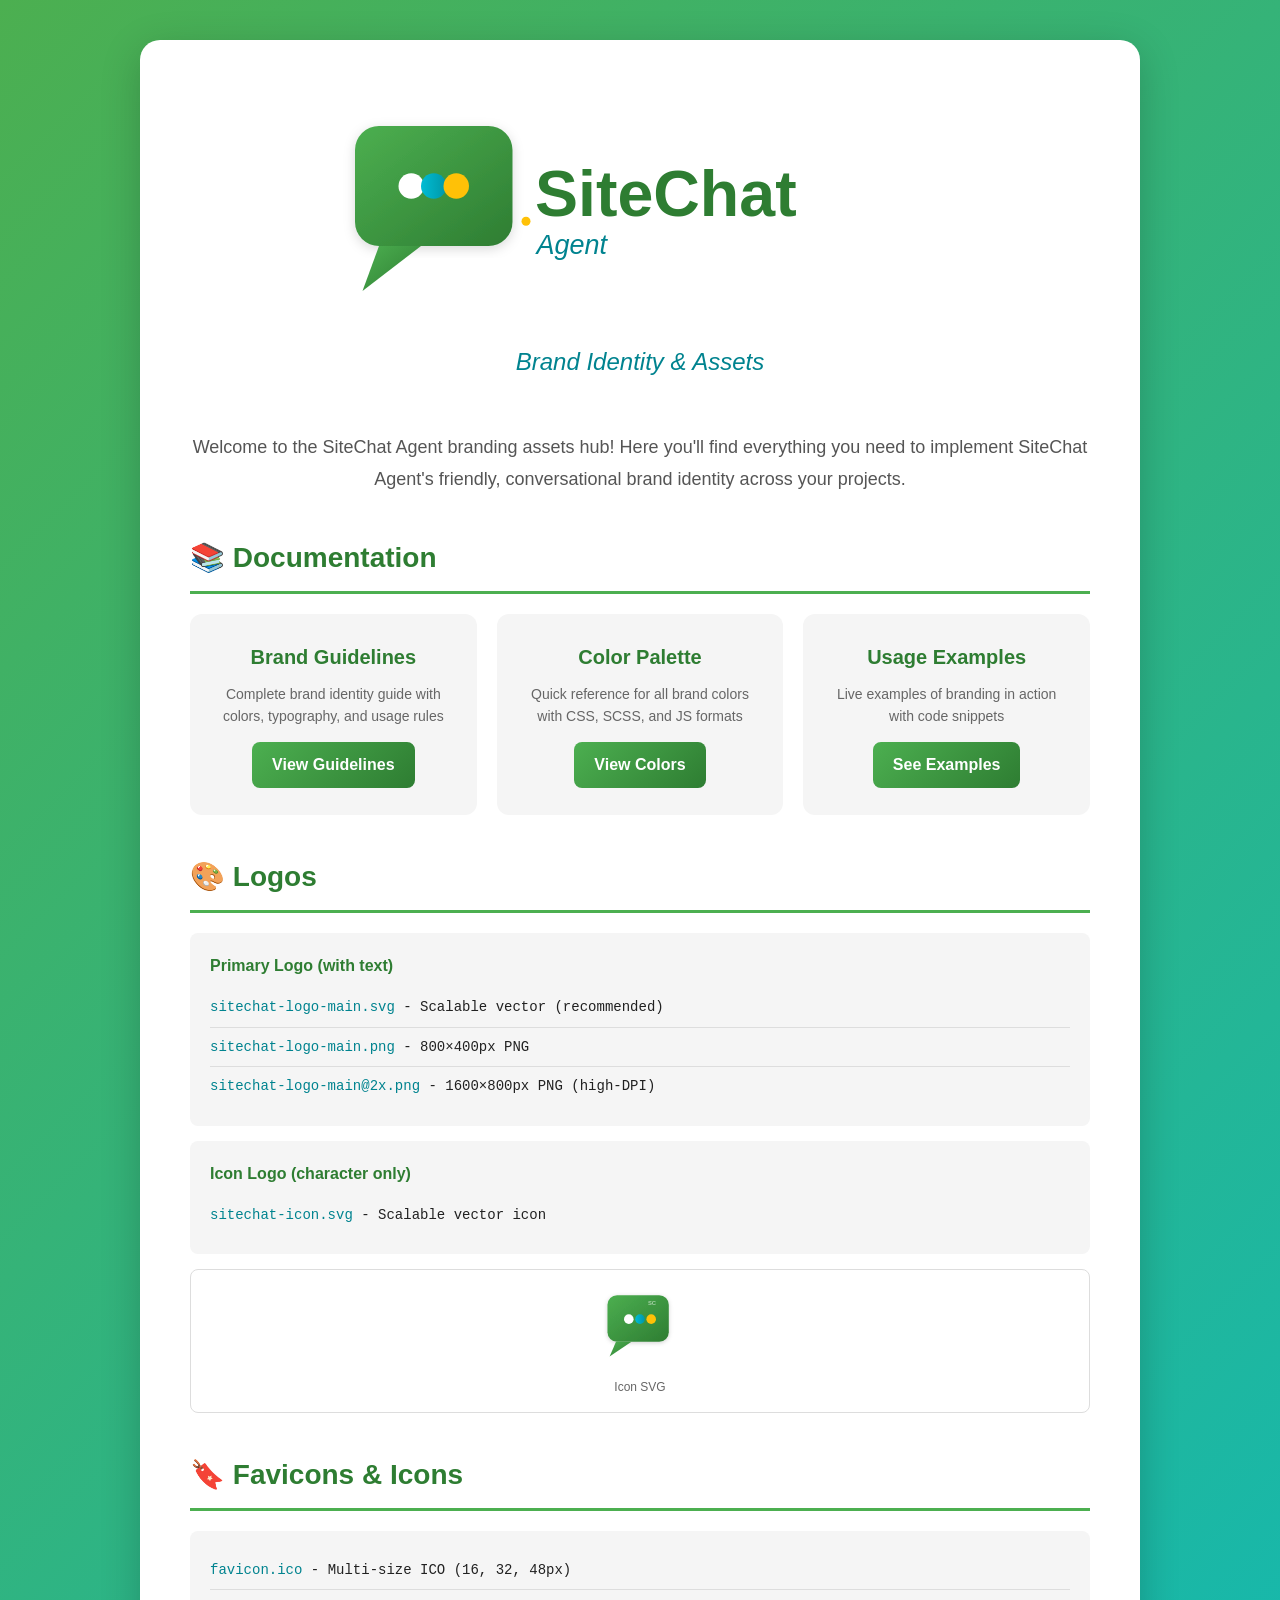
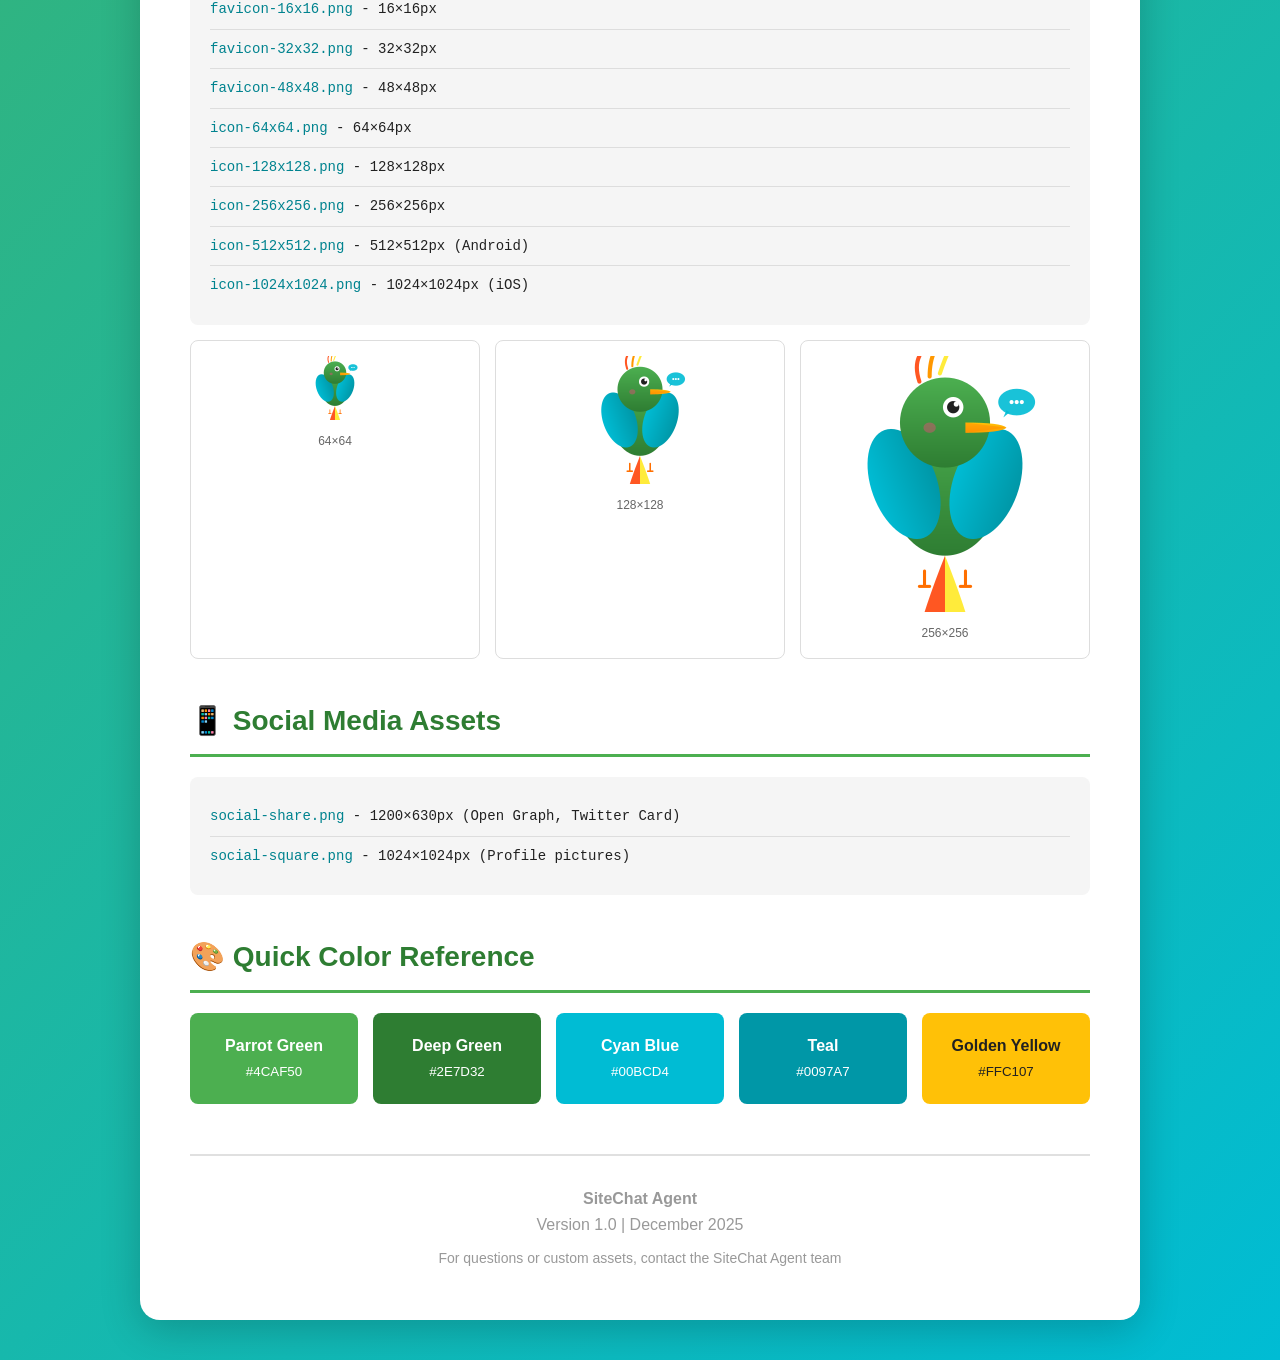
<file: static/branding/index.html>
<!DOCTYPE html>
<html lang="en">
<head>
    <meta charset="UTF-8">
    <meta name="viewport" content="width=device-width, initial-scale=1.0">
    <title>SiteChat Agent Branding Assets</title>
    <link rel="icon" type="image/x-icon" href="icons/favicon.ico">
    <style>
        * {
            margin: 0;
            padding: 0;
            box-sizing: border-box;
        }
        
        body {
            font-family: 'Segoe UI', -apple-system, BlinkMacSystemFont, Arial, sans-serif;
            line-height: 1.6;
            color: #212121;
            background: linear-gradient(135deg, #4CAF50, #00BCD4);
            min-height: 100vh;
            padding: 40px 20px;
        }
        
        .container {
            max-width: 1000px;
            margin: 0 auto;
            background: white;
            border-radius: 20px;
            padding: 50px;
            box-shadow: 0 10px 40px rgba(0, 0, 0, 0.2);
        }
        
        .header {
            text-align: center;
            margin-bottom: 50px;
        }
        
        .header img {
            max-width: 600px;
            width: 100%;
            height: auto;
            margin-bottom: 20px;
        }
        
        .header h1 {
            font-size: 42px;
            color: #2E7D32;
            margin-bottom: 10px;
        }
        
        .header .tagline {
            font-size: 24px;
            color: #00838F;
            font-style: italic;
        }
        
        .description {
            text-align: center;
            font-size: 18px;
            margin-bottom: 40px;
            color: #555;
            line-height: 1.8;
        }
        
        .section {
            margin: 40px 0;
        }
        
        .section h2 {
            color: #2E7D32;
            font-size: 28px;
            margin-bottom: 20px;
            padding-bottom: 10px;
            border-bottom: 3px solid #4CAF50;
        }
        
        .cards {
            display: grid;
            grid-template-columns: repeat(auto-fit, minmax(250px, 1fr));
            gap: 20px;
            margin-top: 20px;
        }
        
        .card {
            background: #F5F5F5;
            border-radius: 12px;
            padding: 25px;
            text-align: center;
            transition: transform 0.2s, box-shadow 0.2s;
            border: 2px solid transparent;
        }
        
        .card:hover {
            transform: translateY(-5px);
            box-shadow: 0 8px 20px rgba(46, 125, 50, 0.2);
            border-color: #4CAF50;
        }
        
        .card h3 {
            color: #2E7D32;
            font-size: 20px;
            margin-bottom: 10px;
        }
        
        .card p {
            color: #666;
            font-size: 14px;
            margin-bottom: 15px;
        }
        
        .card a {
            display: inline-block;
            background: linear-gradient(135deg, #4CAF50, #2E7D32);
            color: white;
            text-decoration: none;
            padding: 10px 20px;
            border-radius: 8px;
            font-weight: 600;
            transition: transform 0.2s;
        }
        
        .card a:hover {
            transform: scale(1.05);
        }
        
        .file-list {
            background: #F5F5F5;
            padding: 20px;
            border-radius: 8px;
            margin-top: 15px;
        }
        
        .file-list h4 {
            color: #2E7D32;
            margin-bottom: 10px;
        }
        
        .file-list ul {
            list-style: none;
            padding-left: 0;
        }
        
        .file-list li {
            padding: 8px 0;
            border-bottom: 1px solid #ddd;
            font-family: 'Courier New', monospace;
            font-size: 14px;
        }
        
        .file-list li:last-child {
            border-bottom: none;
        }
        
        .file-list a {
            color: #00838F;
            text-decoration: none;
        }
        
        .file-list a:hover {
            color: #4CAF50;
            text-decoration: underline;
        }
        
        .footer {
            text-align: center;
            margin-top: 50px;
            padding-top: 30px;
            border-top: 2px solid #E0E0E0;
            color: #999;
        }
        
        .preview-grid {
            display: grid;
            grid-template-columns: repeat(auto-fit, minmax(100px, 1fr));
            gap: 15px;
            margin-top: 15px;
        }
        
        .preview-item {
            text-align: center;
            padding: 15px;
            background: white;
            border-radius: 8px;
            border: 1px solid #ddd;
        }
        
        .preview-item img {
            max-width: 100%;
            height: auto;
            margin-bottom: 5px;
        }
        
        .preview-item span {
            display: block;
            font-size: 12px;
            color: #666;
        }
    </style>
</head>
<body>
    <div class="container">
        <div class="header">
            <img src="logos/sitechat-logo-main.svg" alt="SiteChat Agent">
            <p class="tagline">Brand Identity & Assets</p>
        </div>
        
        <div class="description">
            <p>Welcome to the SiteChat Agent branding assets hub! Here you'll find everything you need to implement SiteChat Agent's friendly, conversational brand identity across your projects.</p>
        </div>
        
        <div class="section">
            <h2>📚 Documentation</h2>
            <div class="cards">
                <div class="card">
                    <h3>Brand Guidelines</h3>
                    <p>Complete brand identity guide with colors, typography, and usage rules</p>
                    <a href="guidelines/BRAND_GUIDELINES.md" target="_blank">View Guidelines</a>
                </div>
                
                <div class="card">
                    <h3>Color Palette</h3>
                    <p>Quick reference for all brand colors with CSS, SCSS, and JS formats</p>
                    <a href="guidelines/COLOR_PALETTE.md" target="_blank">View Colors</a>
                </div>
                
                <div class="card">
                    <h3>Usage Examples</h3>
                    <p>Live examples of branding in action with code snippets</p>
                    <a href="guidelines/examples.html" target="_blank">See Examples</a>
                </div>
            </div>
        </div>
        
        <div class="section">
            <h2>🎨 Logos</h2>
            <div class="file-list">
                <h4>Primary Logo (with text)</h4>
                <ul>
                    <li><a href="logos/sitechat-logo-main.svg" download>sitechat-logo-main.svg</a> - Scalable vector (recommended)</li>
                    <li><a href="logos/sitechat-logo-main.png" download>sitechat-logo-main.png</a> - 800×400px PNG</li>
                    <li><a href="logos/sitechat-logo-main@2x.png" download>sitechat-logo-main@2x.png</a> - 1600×800px PNG (high-DPI)</li>
                </ul>
            </div>
            
            <div class="file-list">
                <h4>Icon Logo (character only)</h4>
                <ul>
                    <li><a href="logos/sitechat-icon.svg" download>sitechat-icon.svg</a> - Scalable vector icon</li>
                </ul>
            </div>
            
            <div class="preview-grid">
                <div class="preview-item">
                    <img src="logos/sitechat-icon.svg" alt="Icon" style="width: 80px;">
                    <span>Icon SVG</span>
                </div>
            </div>
        </div>
        
        <div class="section">
            <h2>🔖 Favicons & Icons</h2>
            <div class="file-list">
                <ul>
                    <li><a href="icons/favicon.ico" download>favicon.ico</a> - Multi-size ICO (16, 32, 48px)</li>
                    <li><a href="icons/favicon-16x16.png" download>favicon-16x16.png</a> - 16×16px</li>
                    <li><a href="icons/favicon-32x32.png" download>favicon-32x32.png</a> - 32×32px</li>
                    <li><a href="icons/favicon-48x48.png" download>favicon-48x48.png</a> - 48×48px</li>
                    <li><a href="icons/icon-64x64.png" download>icon-64x64.png</a> - 64×64px</li>
                    <li><a href="icons/icon-128x128.png" download>icon-128x128.png</a> - 128×128px</li>
                    <li><a href="icons/icon-256x256.png" download>icon-256x256.png</a> - 256×256px</li>
                    <li><a href="icons/icon-512x512.png" download>icon-512x512.png</a> - 512×512px (Android)</li>
                    <li><a href="icons/icon-1024x1024.png" download>icon-1024x1024.png</a> - 1024×1024px (iOS)</li>
                </ul>
            </div>
            
            <div class="preview-grid">
                <div class="preview-item">
                    <img src="icons/icon-64x64.png" alt="64x64">
                    <span>64×64</span>
                </div>
                <div class="preview-item">
                    <img src="icons/icon-128x128.png" alt="128x128">
                    <span>128×128</span>
                </div>
                <div class="preview-item">
                    <img src="icons/icon-256x256.png" alt="256x256">
                    <span>256×256</span>
                </div>
            </div>
        </div>
        
        <div class="section">
            <h2>📱 Social Media Assets</h2>
            <div class="file-list">
                <ul>
                    <li><a href="social/social-share.png" download>social-share.png</a> - 1200×630px (Open Graph, Twitter Card)</li>
                    <li><a href="social/social-square.png" download>social-square.png</a> - 1024×1024px (Profile pictures)</li>
                </ul>
            </div>
        </div>
        
        <div class="section">
            <h2>🎨 Quick Color Reference</h2>
            <div style="display: grid; grid-template-columns: repeat(auto-fit, minmax(120px, 1fr)); gap: 15px; margin-top: 20px;">
                <div style="background: #4CAF50; color: white; padding: 20px; border-radius: 8px; text-align: center;">
                    <strong>Parrot Green</strong><br>
                    <small>#4CAF50</small>
                </div>
                <div style="background: #2E7D32; color: white; padding: 20px; border-radius: 8px; text-align: center;">
                    <strong>Deep Green</strong><br>
                    <small>#2E7D32</small>
                </div>
                <div style="background: #00BCD4; color: white; padding: 20px; border-radius: 8px; text-align: center;">
                    <strong>Cyan Blue</strong><br>
                    <small>#00BCD4</small>
                </div>
                <div style="background: #0097A7; color: white; padding: 20px; border-radius: 8px; text-align: center;">
                    <strong>Teal</strong><br>
                    <small>#0097A7</small>
                </div>
                <div style="background: #FFC107; color: #212121; padding: 20px; border-radius: 8px; text-align: center;">
                    <strong>Golden Yellow</strong><br>
                    <small>#FFC107</small>
                </div>
            </div>
        </div>
        
        <div class="footer">
            <p><strong>SiteChat Agent</strong></p>
            <p>Version 1.0 | December 2025</p>
            <p style="margin-top: 10px; font-size: 14px;">For questions or custom assets, contact the SiteChat Agent team</p>
        </div>
    </div>
</body>
</html>
</file>
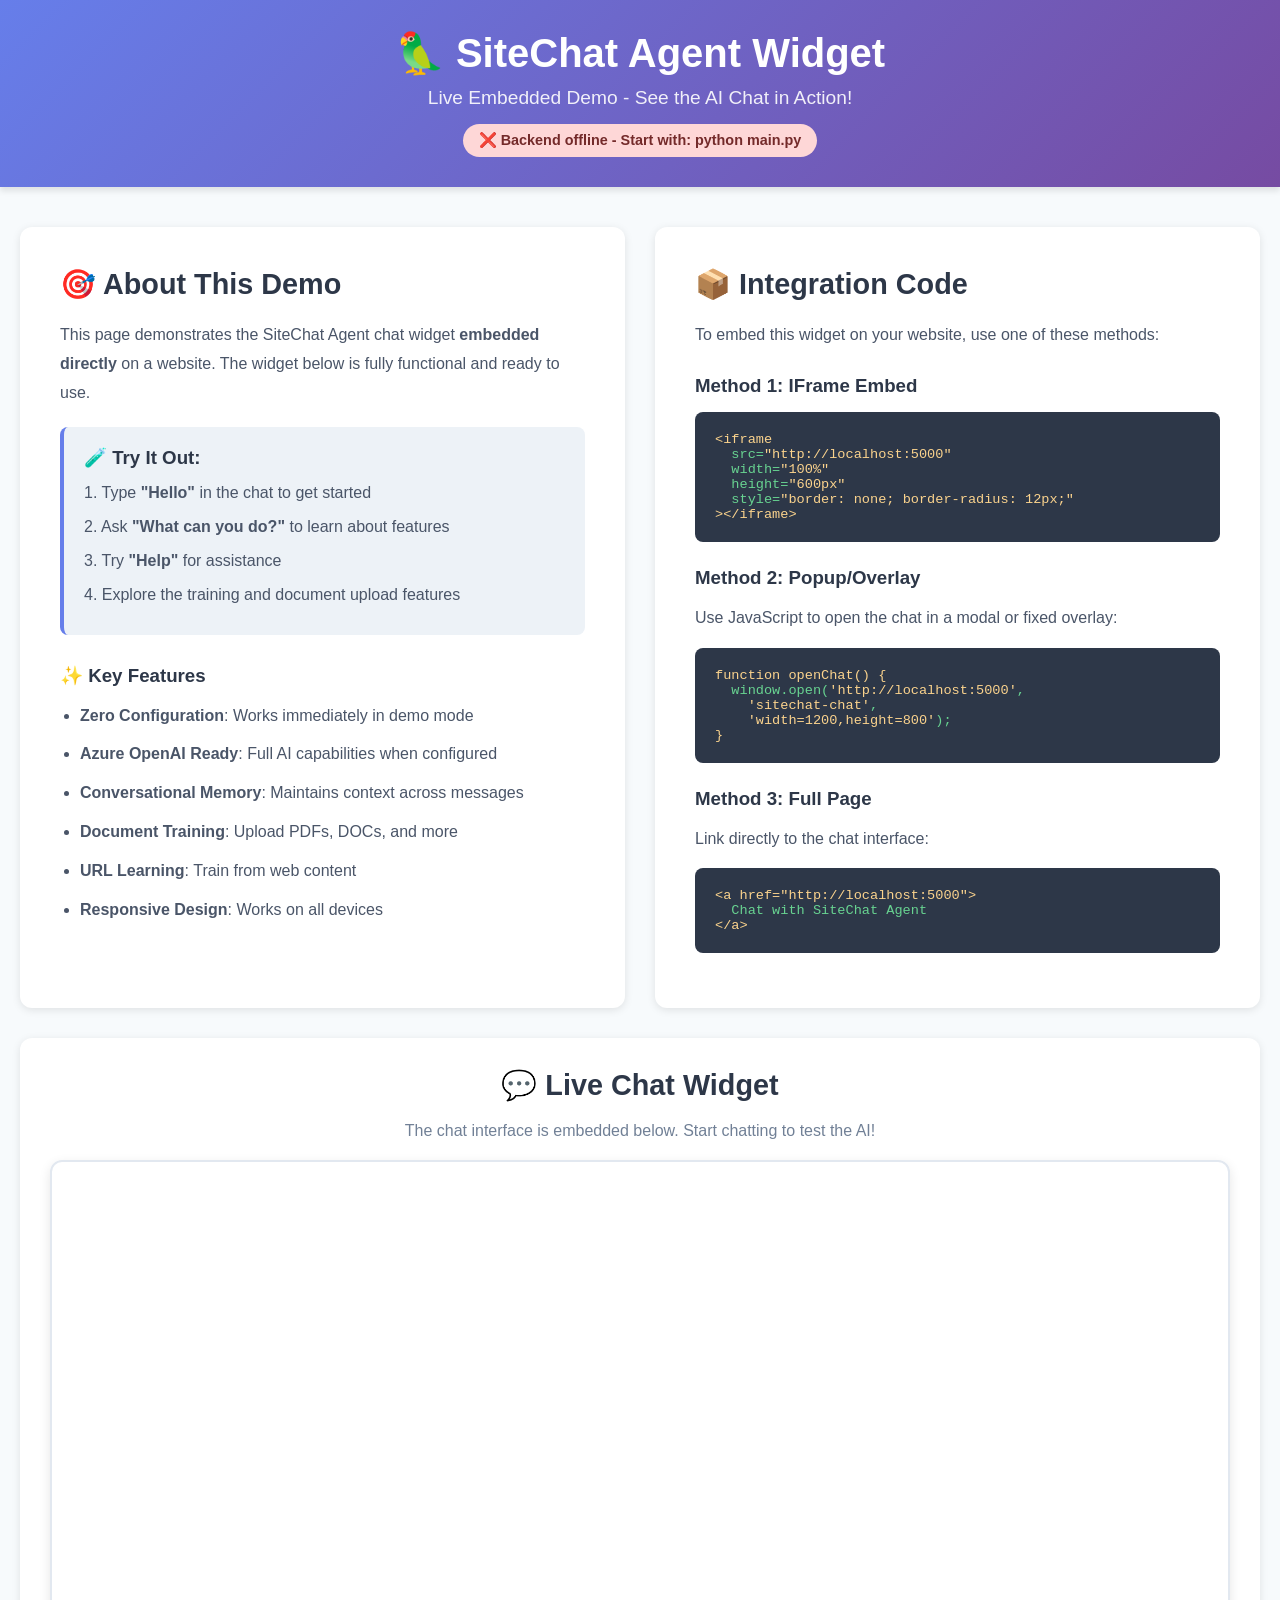
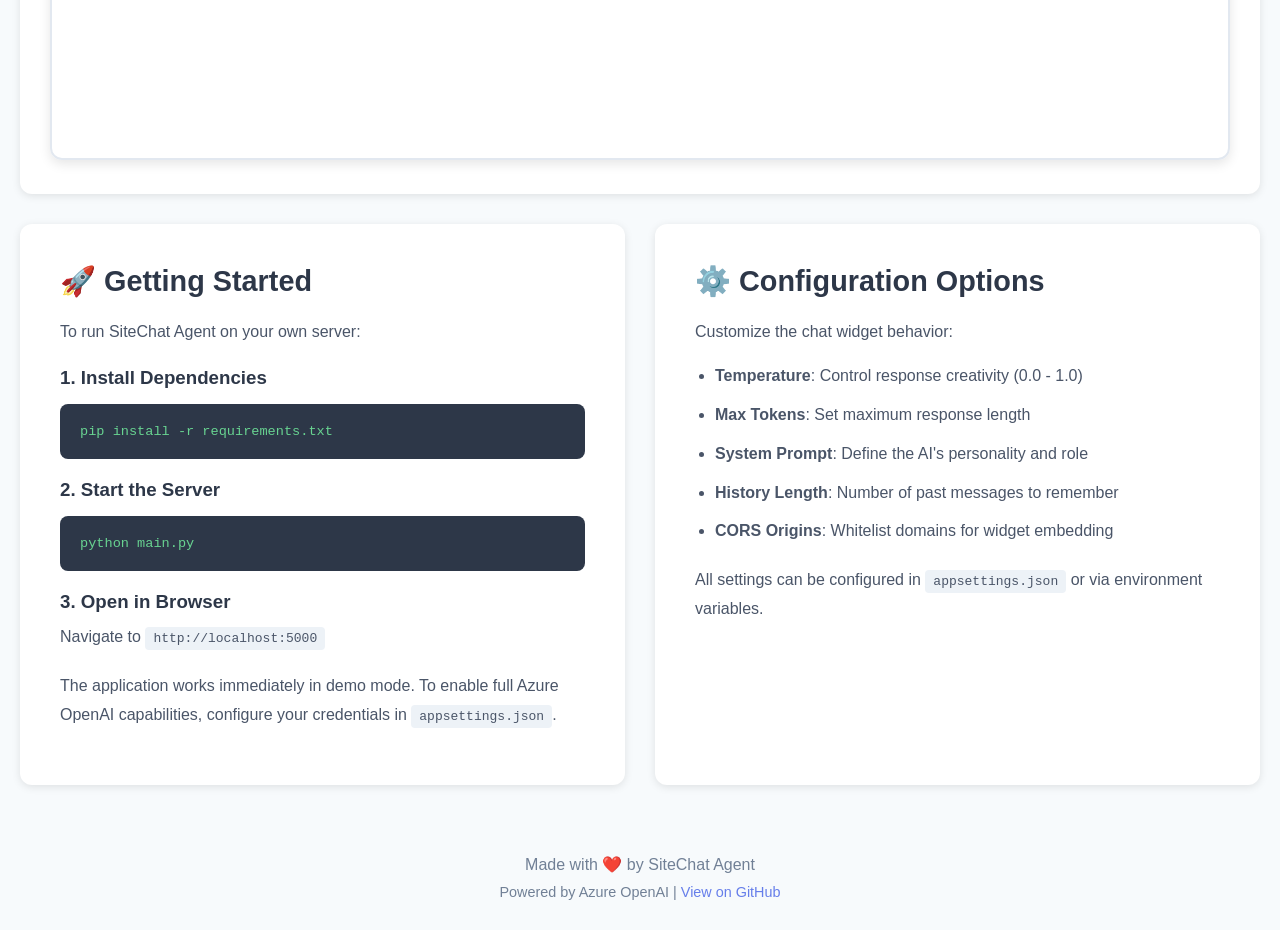
<file: examples/widget-embed-demo.html>
<!DOCTYPE html>
<html lang="en">
<head>
    <meta charset="UTF-8">
    <meta name="viewport" content="width=device-width, initial-scale=1.0">
    <title>SiteChat Agent Widget - Embedded Demo</title>
    <style>
        * {
            margin: 0;
            padding: 0;
            box-sizing: border-box;
        }
        
        body {
            font-family: -apple-system, BlinkMacSystemFont, 'Segoe UI', 'Roboto', sans-serif;
            background: #f7fafc;
            min-height: 100vh;
        }
        
        /* Header */
        .header {
            background: linear-gradient(135deg, #667eea 0%, #764ba2 100%);
            color: white;
            padding: 30px;
            text-align: center;
            box-shadow: 0 4px 6px rgba(0, 0, 0, 0.1);
        }
        
        .header h1 {
            font-size: 2.5em;
            margin-bottom: 10px;
        }
        
        .header p {
            font-size: 1.2em;
            opacity: 0.9;
        }
        
        /* Main content */
        .main-content {
            max-width: 1400px;
            margin: 40px auto;
            padding: 0 20px;
            display: grid;
            grid-template-columns: 1fr 1fr;
            gap: 30px;
        }
        
        .content-section {
            background: white;
            padding: 40px;
            border-radius: 12px;
            box-shadow: 0 2px 8px rgba(0, 0, 0, 0.1);
        }
        
        .content-section h2 {
            color: #2d3748;
            font-size: 1.8em;
            margin-bottom: 20px;
            display: flex;
            align-items: center;
            gap: 10px;
        }
        
        .content-section p {
            color: #4a5568;
            line-height: 1.8;
            margin-bottom: 15px;
        }
        
        .content-section ul {
            margin-left: 20px;
            margin-bottom: 20px;
        }
        
        .content-section li {
            color: #4a5568;
            line-height: 1.8;
            margin: 10px 0;
        }
        
        /* Widget container */
        .widget-container {
            grid-column: 1 / -1;
            background: white;
            padding: 30px;
            border-radius: 12px;
            box-shadow: 0 2px 8px rgba(0, 0, 0, 0.1);
        }
        
        .widget-container h2 {
            color: #2d3748;
            font-size: 1.8em;
            margin-bottom: 20px;
            text-align: center;
        }
        
        /* Chat widget iframe */
        .chat-widget-frame {
            width: 100%;
            height: 600px;
            border: 2px solid #e2e8f0;
            border-radius: 12px;
            box-shadow: 0 4px 12px rgba(0, 0, 0, 0.1);
        }
        
        /* Instructions box */
        .instructions {
            background: #edf2f7;
            border-left: 4px solid #667eea;
            padding: 20px;
            margin: 20px 0;
            border-radius: 8px;
        }
        
        .instructions h3 {
            color: #2d3748;
            margin-bottom: 10px;
        }
        
        .instructions p {
            color: #4a5568;
            margin: 5px 0;
        }
        
        /* Status badge */
        .status-badge {
            display: inline-block;
            padding: 8px 16px;
            border-radius: 20px;
            font-weight: 600;
            font-size: 0.9em;
        }
        
        .status-online {
            background: #c6f6d5;
            color: #22543d;
        }
        
        .status-offline {
            background: #fed7d7;
            color: #742a2a;
        }
        
        /* Code snippet */
        .code-snippet {
            background: #2d3748;
            color: #68d391;
            padding: 20px;
            border-radius: 8px;
            font-family: 'Courier New', monospace;
            font-size: 0.85em;
            overflow-x: auto;
            margin: 15px 0;
        }
        
        .highlight {
            color: #fbd38d;
        }
        
        /* Footer */
        .footer {
            text-align: center;
            padding: 30px;
            color: #718096;
            margin-top: 40px;
        }
        
        @media (max-width: 1024px) {
            .main-content {
                grid-template-columns: 1fr;
            }
        }
    </style>
</head>
<body>
    <!-- Header -->
    <div class="header">
        <h1>🦜 SiteChat Agent Widget</h1>
        <p>Live Embedded Demo - See the AI Chat in Action!</p>
        <div id="connection-status" style="margin-top: 15px;">
            <span class="status-badge status-offline">⏳ Checking connection...</span>
        </div>
    </div>
    
    <!-- Main Content -->
    <div class="main-content">
        <!-- Left Section -->
        <div class="content-section">
            <h2>🎯 About This Demo</h2>
            <p>This page demonstrates the SiteChat Agent chat widget <strong>embedded directly</strong> on a website. The widget below is fully functional and ready to use.</p>
            
            <div class="instructions">
                <h3>🧪 Try It Out:</h3>
                <p>1. Type <strong>"Hello"</strong> in the chat to get started</p>
                <p>2. Ask <strong>"What can you do?"</strong> to learn about features</p>
                <p>3. Try <strong>"Help"</strong> for assistance</p>
                <p>4. Explore the training and document upload features</p>
            </div>
            
            <h3 style="color: #2d3748; margin-top: 30px; margin-bottom: 15px;">✨ Key Features</h3>
            <ul>
                <li><strong>Zero Configuration</strong>: Works immediately in demo mode</li>
                <li><strong>Azure OpenAI Ready</strong>: Full AI capabilities when configured</li>
                <li><strong>Conversational Memory</strong>: Maintains context across messages</li>
                <li><strong>Document Training</strong>: Upload PDFs, DOCs, and more</li>
                <li><strong>URL Learning</strong>: Train from web content</li>
                <li><strong>Responsive Design</strong>: Works on all devices</li>
            </ul>
        </div>
        
        <!-- Right Section -->
        <div class="content-section">
            <h2>📦 Integration Code</h2>
            <p>To embed this widget on your website, use one of these methods:</p>
            
            <h3 style="color: #2d3748; margin-top: 25px; margin-bottom: 15px;">Method 1: IFrame Embed</h3>
            <div class="code-snippet">
<span class="highlight">&lt;iframe</span><br>
&nbsp;&nbsp;src=<span class="highlight">"http://localhost:5000"</span><br>
&nbsp;&nbsp;width=<span class="highlight">"100%"</span><br>
&nbsp;&nbsp;height=<span class="highlight">"600px"</span><br>
&nbsp;&nbsp;style=<span class="highlight">"border: none; border-radius: 12px;"</span><br>
<span class="highlight">&gt;&lt;/iframe&gt;</span>
            </div>
            
            <h3 style="color: #2d3748; margin-top: 25px; margin-bottom: 15px;">Method 2: Popup/Overlay</h3>
            <p>Use JavaScript to open the chat in a modal or fixed overlay:</p>
            <div class="code-snippet">
<span class="highlight">function openChat() {</span><br>
&nbsp;&nbsp;window.open(<span class="highlight">'http://localhost:5000'</span>,<br>
&nbsp;&nbsp;&nbsp;&nbsp;<span class="highlight">'sitechat-chat'</span>,<br>
&nbsp;&nbsp;&nbsp;&nbsp;<span class="highlight">'width=1200,height=800'</span>);<br>
<span class="highlight">}</span>
            </div>
            
            <h3 style="color: #2d3748; margin-top: 25px; margin-bottom: 15px;">Method 3: Full Page</h3>
            <p>Link directly to the chat interface:</p>
            <div class="code-snippet">
<span class="highlight">&lt;a href="http://localhost:5000"&gt;</span><br>
&nbsp;&nbsp;Chat with SiteChat Agent<br>
<span class="highlight">&lt;/a&gt;</span>
            </div>
        </div>
        
        <!-- Widget Container (Full Width) -->
        <div class="widget-container">
            <h2>💬 Live Chat Widget</h2>
            <p style="text-align: center; color: #718096; margin-bottom: 20px;">
                The chat interface is embedded below. Start chatting to test the AI!
            </p>
            <iframe 
                id="chat-frame"
                class="chat-widget-frame"
                src="http://localhost:5000"
                title="SiteChat Agent Widget">
            </iframe>
        </div>
        
        <!-- Additional Info -->
        <div class="content-section">
            <h2>🚀 Getting Started</h2>
            <p>To run SiteChat Agent on your own server:</p>
            
            <h3 style="color: #2d3748; margin-top: 20px; margin-bottom: 10px;">1. Install Dependencies</h3>
            <div class="code-snippet">
pip install -r requirements.txt
            </div>
            
            <h3 style="color: #2d3748; margin-top: 20px; margin-bottom: 10px;">2. Start the Server</h3>
            <div class="code-snippet">
python main.py
            </div>
            
            <h3 style="color: #2d3748; margin-top: 20px; margin-bottom: 10px;">3. Open in Browser</h3>
            <p>Navigate to <code style="background: #edf2f7; padding: 4px 8px; border-radius: 4px;">http://localhost:5000</code></p>
            
            <p style="margin-top: 20px;">The application works immediately in demo mode. To enable full Azure OpenAI capabilities, configure your credentials in <code style="background: #edf2f7; padding: 4px 8px; border-radius: 4px;">appsettings.json</code>.</p>
        </div>
        
        <div class="content-section">
            <h2>⚙️ Configuration Options</h2>
            <p>Customize the chat widget behavior:</p>
            <ul>
                <li><strong>Temperature</strong>: Control response creativity (0.0 - 1.0)</li>
                <li><strong>Max Tokens</strong>: Set maximum response length</li>
                <li><strong>System Prompt</strong>: Define the AI's personality and role</li>
                <li><strong>History Length</strong>: Number of past messages to remember</li>
                <li><strong>CORS Origins</strong>: Whitelist domains for widget embedding</li>
            </ul>
            
            <p style="margin-top: 20px;">All settings can be configured in <code style="background: #edf2f7; padding: 4px 8px; border-radius: 4px;">appsettings.json</code> or via environment variables.</p>
        </div>
    </div>
    
    <!-- Footer -->
    <div class="footer">
        <p>Made with ❤️ by SiteChat Agent</p>
        <p style="margin-top: 10px; font-size: 0.9em;">
            Powered by Azure OpenAI | 
            <a href="https://github.com/orkinosai25-org/orkinosai-conversational-agent" style="color: #667eea; text-decoration: none;">View on GitHub</a>
        </p>
    </div>
    
    <script>
        // Check backend connection status
        async function checkConnection() {
            try {
                const response = await fetch('http://localhost:5000/health');
                if (response.ok) {
                    const data = await response.json();
                    const statusEl = document.getElementById('connection-status');
                    statusEl.innerHTML = `<span class="status-badge status-online">✅ Connected to ${data.agent}</span>`;
                } else {
                    throw new Error('Backend not responding');
                }
            } catch (error) {
                const statusEl = document.getElementById('connection-status');
                statusEl.innerHTML = `<span class="status-badge status-offline">❌ Backend offline - Start with: python main.py</span>`;
            }
        }
        
        // Check on load
        checkConnection();
        
        // Check periodically
        setInterval(checkConnection, 10000);
    </script>
</body>
</html>
</file>
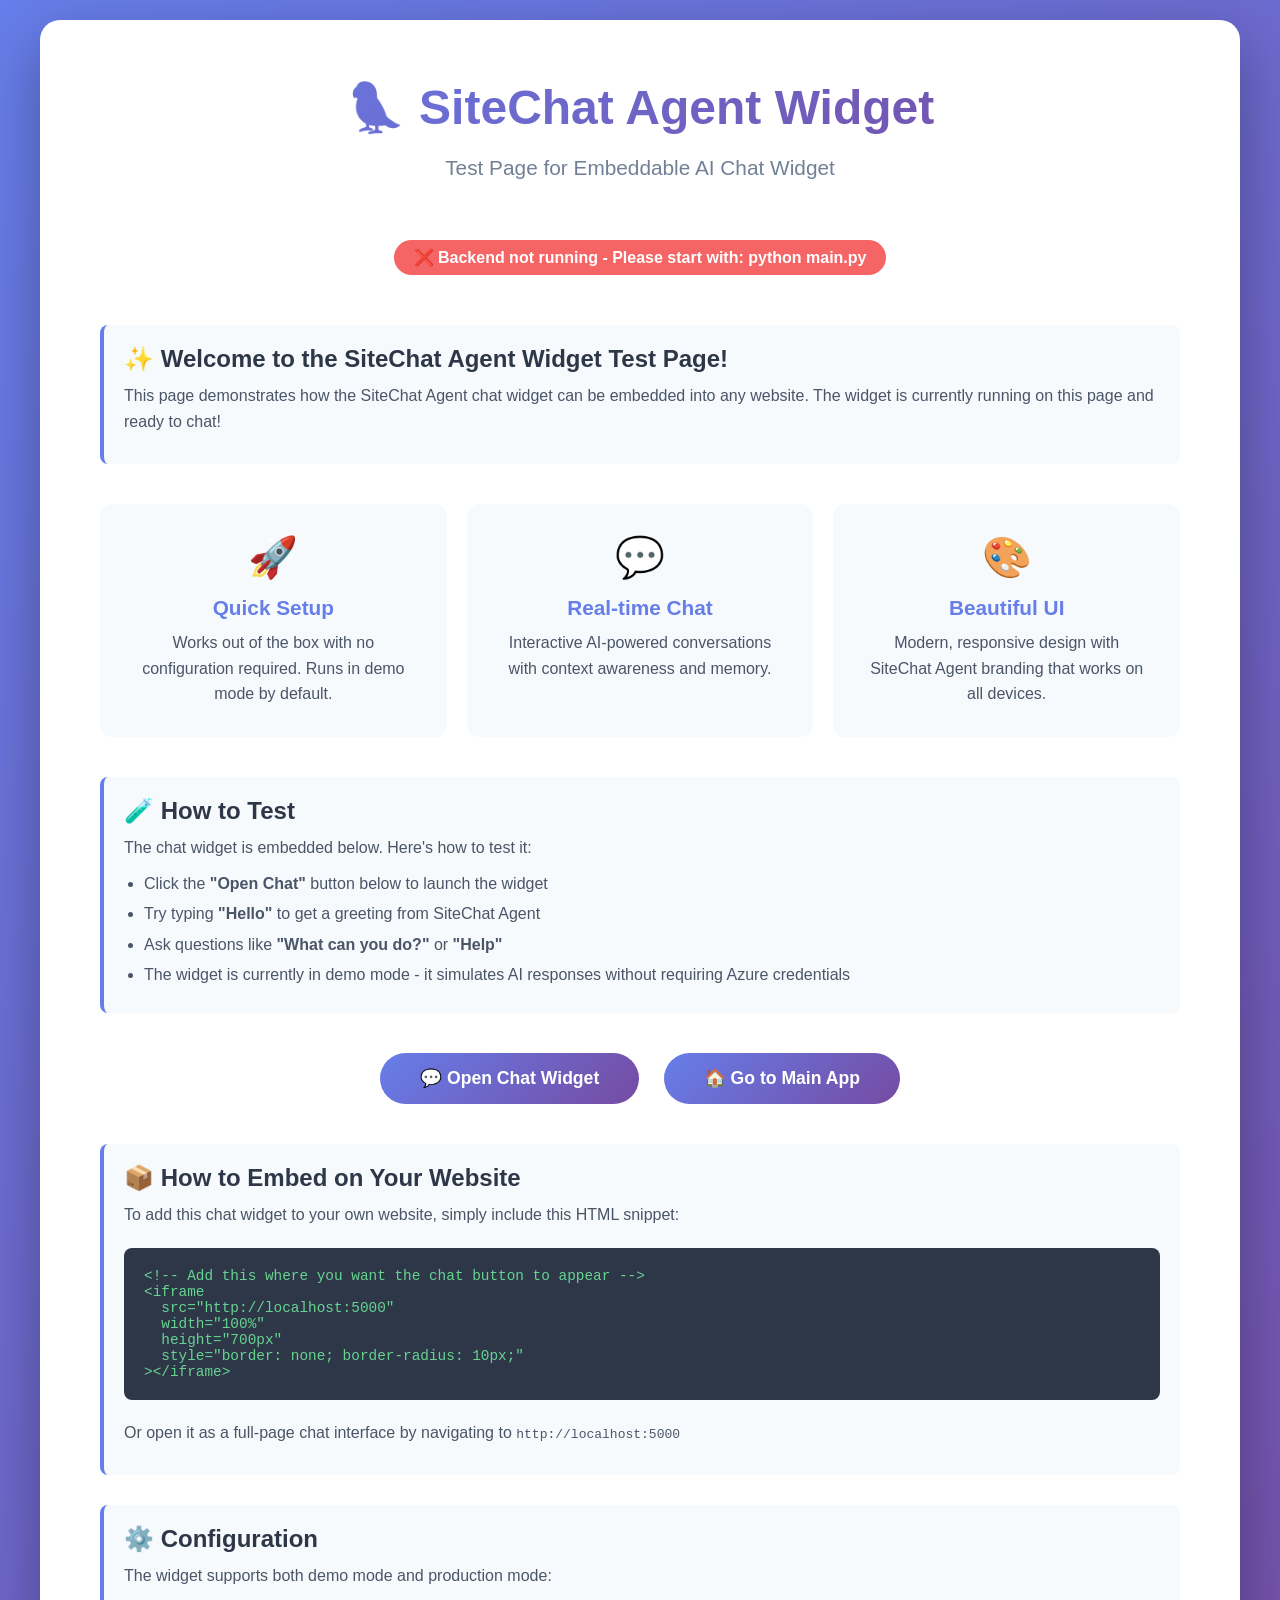
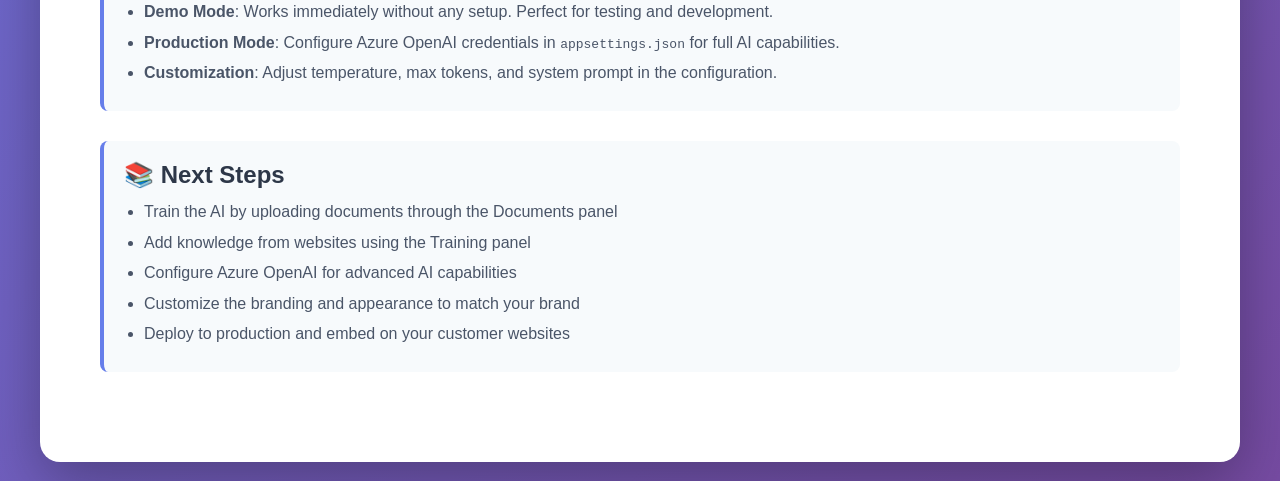
<file: examples/widget-test.html>
<!DOCTYPE html>
<html lang="en">
<head>
    <meta charset="UTF-8">
    <meta name="viewport" content="width=device-width, initial-scale=1.0">
    <title>SiteChat Agent Widget - Test Page</title>
    <style>
        * {
            margin: 0;
            padding: 0;
            box-sizing: border-box;
        }
        
        body {
            font-family: -apple-system, BlinkMacSystemFont, 'Segoe UI', 'Roboto', 'Oxygen', 'Ubuntu', 'Cantarell', 'Fira Sans', 'Droid Sans', 'Helvetica Neue', sans-serif;
            background: linear-gradient(135deg, #667eea 0%, #764ba2 100%);
            min-height: 100vh;
            display: flex;
            justify-content: center;
            align-items: center;
            padding: 20px;
        }
        
        .container {
            max-width: 1200px;
            width: 100%;
            background: white;
            border-radius: 20px;
            box-shadow: 0 20px 60px rgba(0, 0, 0, 0.3);
            padding: 60px;
            text-align: center;
        }
        
        h1 {
            font-size: 3em;
            color: #2d3748;
            margin-bottom: 20px;
            background: linear-gradient(135deg, #667eea 0%, #764ba2 100%);
            -webkit-background-clip: text;
            -webkit-text-fill-color: transparent;
            background-clip: text;
        }
        
        .subtitle {
            font-size: 1.3em;
            color: #718096;
            margin-bottom: 40px;
        }
        
        .info-box {
            background: #f7fafc;
            border-left: 4px solid #667eea;
            padding: 20px;
            margin: 30px 0;
            text-align: left;
            border-radius: 8px;
        }
        
        .info-box h2 {
            color: #2d3748;
            margin-bottom: 10px;
            font-size: 1.5em;
        }
        
        .info-box p {
            color: #4a5568;
            line-height: 1.6;
            margin-bottom: 10px;
        }
        
        .info-box ul {
            margin-left: 20px;
            margin-top: 10px;
        }
        
        .info-box li {
            color: #4a5568;
            margin: 5px 0;
            line-height: 1.6;
        }
        
        .button {
            display: inline-block;
            padding: 15px 40px;
            background: linear-gradient(135deg, #667eea 0%, #764ba2 100%);
            color: white;
            text-decoration: none;
            border-radius: 50px;
            font-size: 1.1em;
            font-weight: 600;
            margin: 10px;
            transition: transform 0.3s, box-shadow 0.3s;
            cursor: pointer;
            border: none;
        }
        
        .button:hover {
            transform: translateY(-2px);
            box-shadow: 0 10px 20px rgba(102, 126, 234, 0.4);
        }
        
        .code-block {
            background: #2d3748;
            color: #68d391;
            padding: 20px;
            border-radius: 8px;
            margin: 20px 0;
            text-align: left;
            font-family: 'Courier New', monospace;
            font-size: 0.9em;
            overflow-x: auto;
        }
        
        .feature-grid {
            display: grid;
            grid-template-columns: repeat(auto-fit, minmax(250px, 1fr));
            gap: 20px;
            margin: 40px 0;
        }
        
        .feature-card {
            background: #f7fafc;
            padding: 30px;
            border-radius: 12px;
            transition: transform 0.3s;
        }
        
        .feature-card:hover {
            transform: translateY(-5px);
        }
        
        .feature-card h3 {
            color: #667eea;
            font-size: 1.3em;
            margin-bottom: 10px;
        }
        
        .feature-card p {
            color: #4a5568;
            line-height: 1.6;
        }
        
        .icon {
            font-size: 2.5em;
            margin-bottom: 15px;
        }
        
        .status {
            display: inline-block;
            padding: 8px 20px;
            background: #48bb78;
            color: white;
            border-radius: 20px;
            font-weight: 600;
            margin: 20px 0;
        }
        
        @media (max-width: 768px) {
            .container {
                padding: 30px;
            }
            
            h1 {
                font-size: 2em;
            }
            
            .subtitle {
                font-size: 1em;
            }
        }
    </style>
</head>
<body>
    <div class="container">
        <h1>🦜 SiteChat Agent Widget</h1>
        <p class="subtitle">Test Page for Embeddable AI Chat Widget</p>
        
        <div class="status" id="status">⏳ Checking connection...</div>
        
        <div class="info-box">
            <h2>✨ Welcome to the SiteChat Agent Widget Test Page!</h2>
            <p>This page demonstrates how the SiteChat Agent chat widget can be embedded into any website. The widget is currently running on this page and ready to chat!</p>
        </div>
        
        <div class="feature-grid">
            <div class="feature-card">
                <div class="icon">🚀</div>
                <h3>Quick Setup</h3>
                <p>Works out of the box with no configuration required. Runs in demo mode by default.</p>
            </div>
            
            <div class="feature-card">
                <div class="icon">💬</div>
                <h3>Real-time Chat</h3>
                <p>Interactive AI-powered conversations with context awareness and memory.</p>
            </div>
            
            <div class="feature-card">
                <div class="icon">🎨</div>
                <h3>Beautiful UI</h3>
                <p>Modern, responsive design with SiteChat Agent branding that works on all devices.</p>
            </div>
        </div>
        
        <div class="info-box">
            <h2>🧪 How to Test</h2>
            <p>The chat widget is embedded below. Here's how to test it:</p>
            <ul>
                <li>Click the <strong>"Open Chat"</strong> button below to launch the widget</li>
                <li>Try typing <strong>"Hello"</strong> to get a greeting from SiteChat Agent</li>
                <li>Ask questions like <strong>"What can you do?"</strong> or <strong>"Help"</strong></li>
                <li>The widget is currently in demo mode - it simulates AI responses without requiring Azure credentials</li>
            </ul>
        </div>
        
        <button class="button" onclick="openChat()">💬 Open Chat Widget</button>
        <a href="http://localhost:5000" class="button" target="_blank">🏠 Go to Main App</a>
        
        <div class="info-box">
            <h2>📦 How to Embed on Your Website</h2>
            <p>To add this chat widget to your own website, simply include this HTML snippet:</p>
            <div class="code-block">
&lt;!-- Add this where you want the chat button to appear --&gt;<br>
&lt;iframe <br>
&nbsp;&nbsp;src="http://localhost:5000" <br>
&nbsp;&nbsp;width="100%" <br>
&nbsp;&nbsp;height="700px"<br>
&nbsp;&nbsp;style="border: none; border-radius: 10px;"<br>
&gt;&lt;/iframe&gt;
            </div>
            <p>Or open it as a full-page chat interface by navigating to <code>http://localhost:5000</code></p>
        </div>
        
        <div class="info-box">
            <h2>⚙️ Configuration</h2>
            <p>The widget supports both demo mode and production mode:</p>
            <ul>
                <li><strong>Demo Mode</strong>: Works immediately without any setup. Perfect for testing and development.</li>
                <li><strong>Production Mode</strong>: Configure Azure OpenAI credentials in <code>appsettings.json</code> for full AI capabilities.</li>
                <li><strong>Customization</strong>: Adjust temperature, max tokens, and system prompt in the configuration.</li>
            </ul>
        </div>
        
        <div class="info-box">
            <h2>📚 Next Steps</h2>
            <ul>
                <li>Train the AI by uploading documents through the Documents panel</li>
                <li>Add knowledge from websites using the Training panel</li>
                <li>Configure Azure OpenAI for advanced AI capabilities</li>
                <li>Customize the branding and appearance to match your brand</li>
                <li>Deploy to production and embed on your customer websites</li>
            </ul>
        </div>
    </div>
    
    <script>
        // Check if the backend is running
        async function checkBackendStatus() {
            try {
                const response = await fetch('http://localhost:5000/health');
                if (response.ok) {
                    const data = await response.json();
                    document.getElementById('status').innerHTML = '✅ Connected to ' + data.agent;
                    document.getElementById('status').style.background = '#48bb78';
                } else {
                    throw new Error('Backend not responding');
                }
            } catch (error) {
                document.getElementById('status').innerHTML = '❌ Backend not running - Please start with: python main.py';
                document.getElementById('status').style.background = '#f56565';
            }
        }
        
        function openChat() {
            // Open the chat in a new window/tab
            window.open('http://localhost:5000', '_blank', 'width=1200,height=800');
        }
        
        // Check backend status on load
        checkBackendStatus();
        
        // Check every 10 seconds
        setInterval(checkBackendStatus, 10000);
    </script>
</body>
</html>
</file>
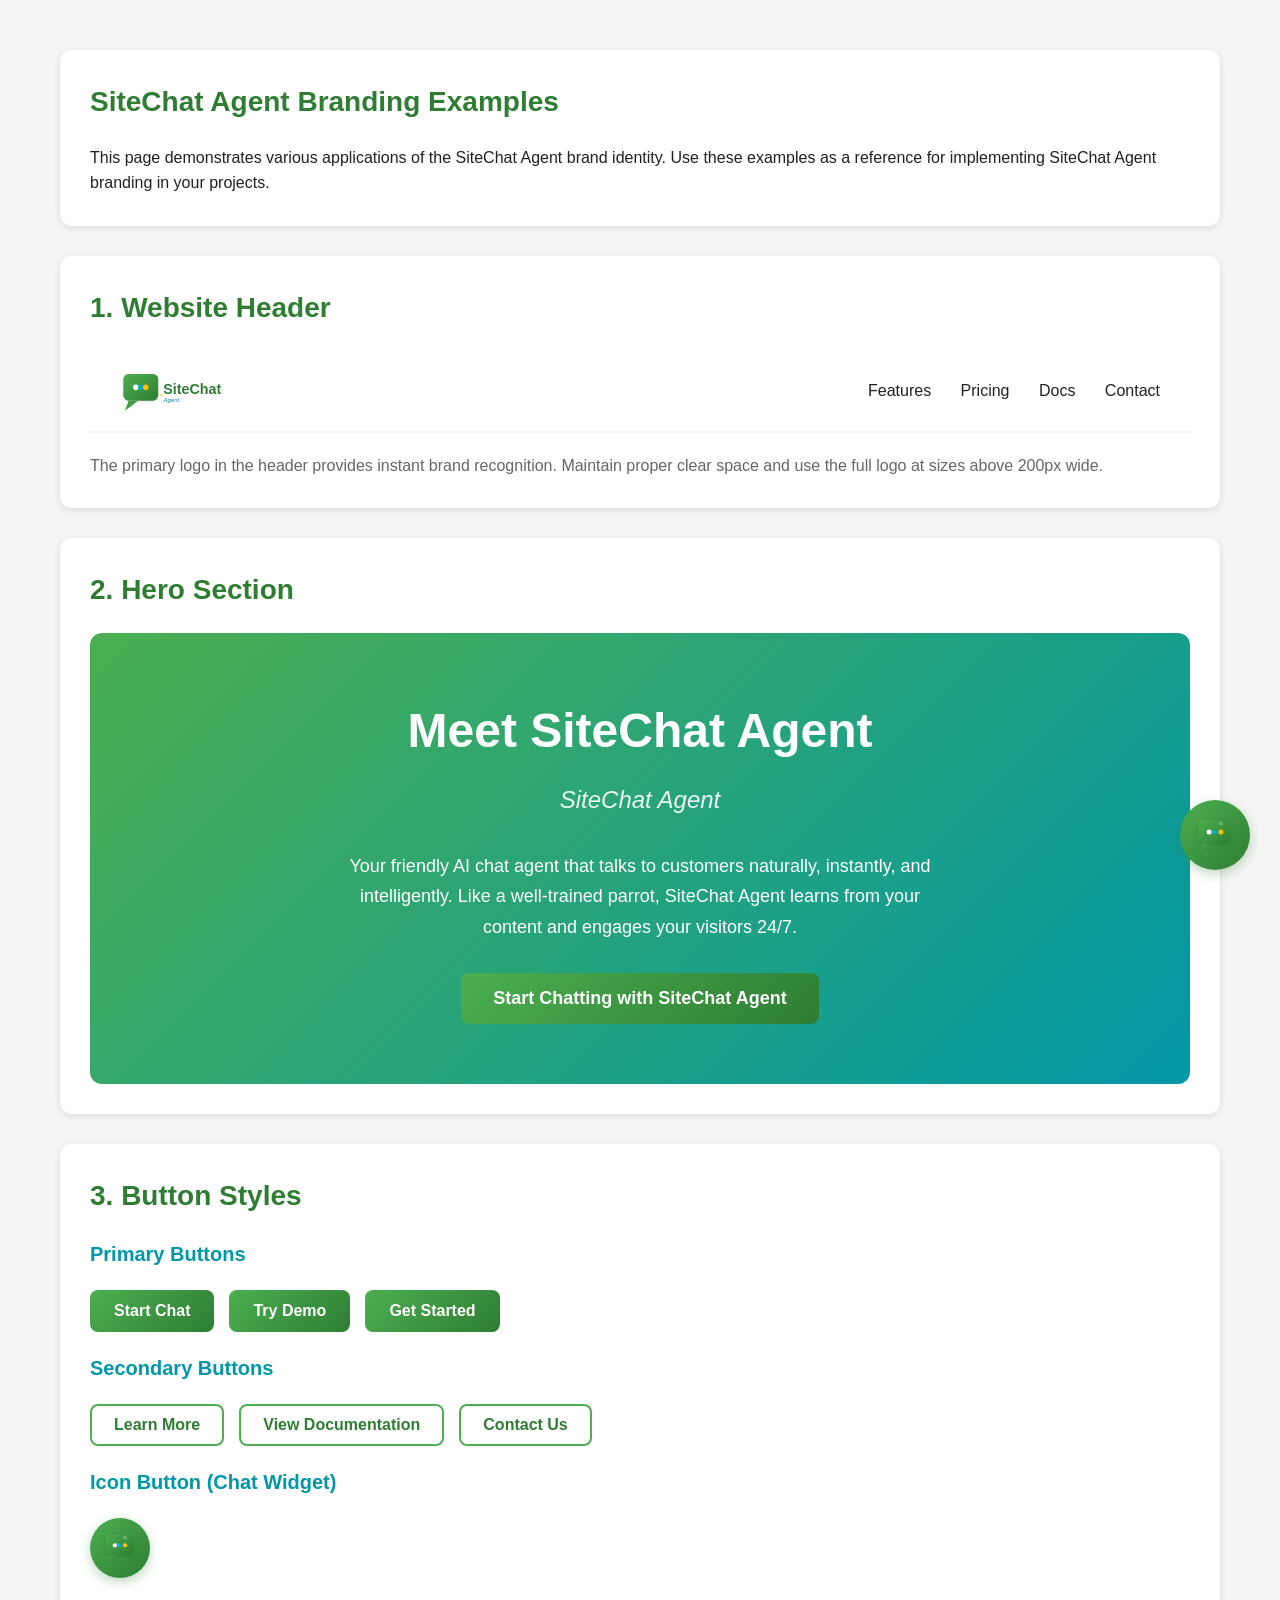
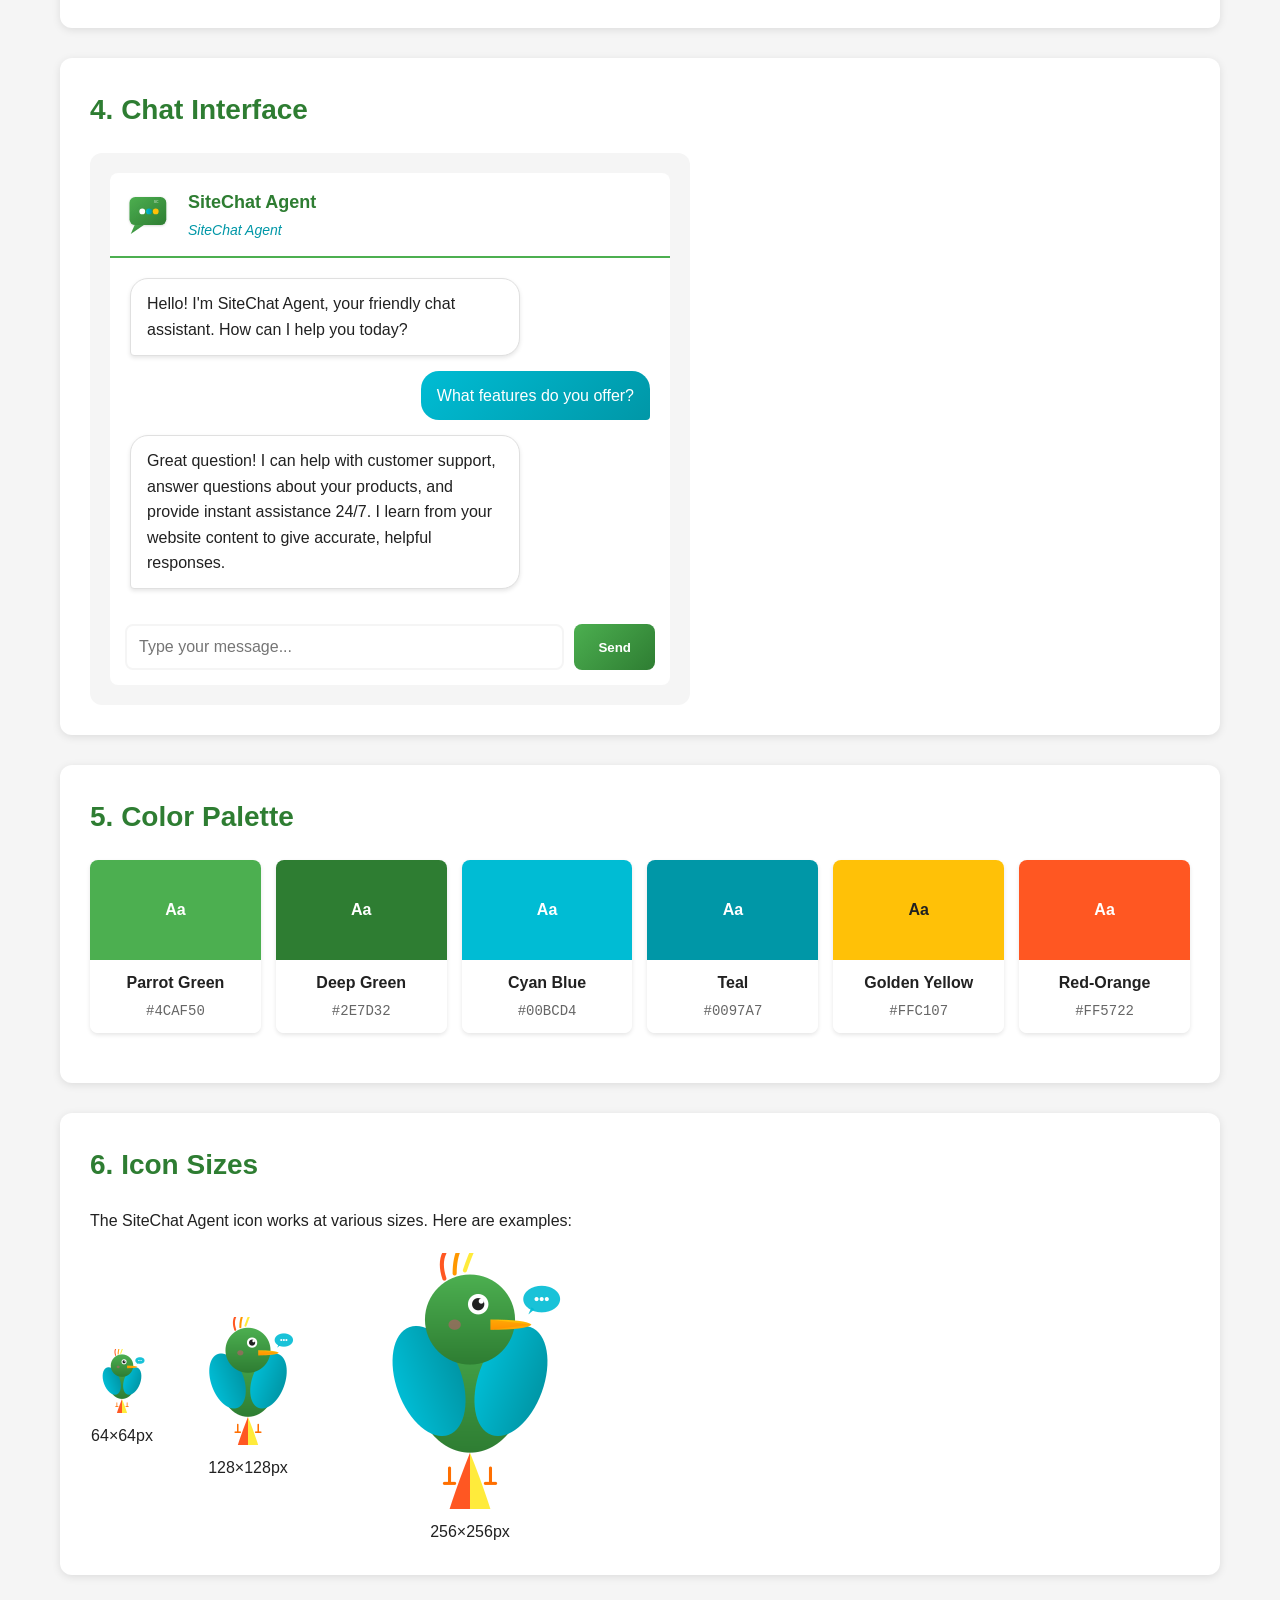
<file: static/branding/guidelines/examples.html>
<!DOCTYPE html>
<html lang="en">
<head>
    <meta charset="UTF-8">
    <meta name="viewport" content="width=device-width, initial-scale=1.0">
    <title>SiteChat Agent Branding Examples - Website Integration</title>
    <link rel="icon" type="image/x-icon" href="../icons/favicon.ico">
    <link rel="icon" type="image/png" sizes="32x32" href="../icons/favicon-32x32.png">
    <style>
        :root {
            --sitechat-green: #4CAF50;
            --sitechat-green-dark: #2E7D32;
            --sitechat-cyan: #00BCD4;
            --sitechat-teal: #0097A7;
            --sitechat-teal-dark: #00838F;
            --sitechat-yellow: #FFC107;
            --sitechat-text-dark: #212121;
            --sitechat-white: #FFFFFF;
            --sitechat-gray-light: #F5F5F5;
        }
        
        * {
            margin: 0;
            padding: 0;
            box-sizing: border-box;
        }
        
        body {
            font-family: 'Segoe UI', -apple-system, BlinkMacSystemFont, Arial, sans-serif;
            line-height: 1.6;
            color: var(--sitechat-text-dark);
            background: var(--sitechat-gray-light);
        }
        
        .container {
            max-width: 1200px;
            margin: 0 auto;
            padding: 20px;
        }
        
        /* Header Examples */
        .example-section {
            background: white;
            margin: 30px 0;
            padding: 30px;
            border-radius: 12px;
            box-shadow: 0 2px 8px rgba(0, 0, 0, 0.1);
        }
        
        .example-section h2 {
            color: var(--sitechat-green-dark);
            margin-bottom: 20px;
            font-size: 28px;
        }
        
        .example-section h3 {
            color: var(--sitechat-teal);
            margin: 20px 0 10px;
            font-size: 20px;
        }
        
        /* Header with logo */
        .header-example {
            background: white;
            padding: 15px 30px;
            display: flex;
            justify-content: space-between;
            align-items: center;
            border-bottom: 2px solid var(--sitechat-gray-light);
            margin-bottom: 20px;
        }
        
        .header-example img {
            height: 50px;
        }
        
        .header-example nav a {
            margin-left: 25px;
            text-decoration: none;
            color: var(--sitechat-text-dark);
            font-weight: 500;
            transition: color 0.2s;
        }
        
        .header-example nav a:hover {
            color: var(--sitechat-green);
        }
        
        /* Buttons */
        .button-group {
            display: flex;
            gap: 15px;
            flex-wrap: wrap;
            margin: 20px 0;
        }
        
        .btn-primary {
            background: linear-gradient(135deg, var(--sitechat-green), var(--sitechat-green-dark));
            color: white;
            border: none;
            border-radius: 8px;
            padding: 12px 24px;
            font-weight: 600;
            font-size: 16px;
            cursor: pointer;
            transition: transform 0.2s, box-shadow 0.2s;
        }
        
        .btn-primary:hover {
            transform: translateY(-2px);
            box-shadow: 0 4px 12px rgba(46, 125, 50, 0.3);
        }
        
        .btn-secondary {
            background: white;
            color: var(--sitechat-green-dark);
            border: 2px solid var(--sitechat-green);
            border-radius: 8px;
            padding: 10px 22px;
            font-weight: 600;
            font-size: 16px;
            cursor: pointer;
            transition: background 0.2s, color 0.2s;
        }
        
        .btn-secondary:hover {
            background: var(--sitechat-green);
            color: white;
        }
        
        .btn-icon {
            background: linear-gradient(135deg, var(--sitechat-green), var(--sitechat-green-dark));
            border: none;
            border-radius: 50%;
            width: 60px;
            height: 60px;
            display: flex;
            align-items: center;
            justify-content: center;
            cursor: pointer;
            box-shadow: 0 4px 12px rgba(46, 125, 50, 0.3);
            transition: transform 0.2s, box-shadow 0.2s;
        }
        
        .btn-icon:hover {
            transform: scale(1.1);
            box-shadow: 0 6px 16px rgba(46, 125, 50, 0.4);
        }
        
        .btn-icon img {
            width: 36px;
            height: 36px;
        }
        
        /* Chat Interface */
        .chat-interface {
            background: var(--sitechat-gray-light);
            border-radius: 12px;
            padding: 20px;
            max-width: 600px;
        }
        
        .chat-header {
            display: flex;
            align-items: center;
            gap: 15px;
            padding: 15px;
            background: white;
            border-radius: 8px 8px 0 0;
            border-bottom: 2px solid var(--sitechat-green);
        }
        
        .chat-header img {
            width: 48px;
            height: 48px;
        }
        
        .chat-header-info h4 {
            color: var(--sitechat-green-dark);
            font-size: 18px;
            margin-bottom: 2px;
        }
        
        .chat-header-info p {
            color: var(--sitechat-teal);
            font-size: 14px;
            font-style: italic;
        }
        
        .chat-messages {
            padding: 20px;
            background: white;
            min-height: 300px;
            display: flex;
            flex-direction: column;
            gap: 15px;
        }
        
        .message {
            display: flex;
            max-width: 75%;
        }
        
        .message-user {
            margin-left: auto;
            background: linear-gradient(135deg, var(--sitechat-cyan), var(--sitechat-teal));
            color: white;
            border-radius: 18px 18px 4px 18px;
            padding: 12px 16px;
        }
        
        .message-sitechat {
            background: white;
            color: var(--sitechat-text-dark);
            border: 1px solid #E0E0E0;
            border-radius: 18px 18px 18px 4px;
            padding: 12px 16px;
            box-shadow: 0 2px 4px rgba(0, 0, 0, 0.1);
        }
        
        .chat-input {
            display: flex;
            gap: 10px;
            padding: 15px;
            background: white;
            border-radius: 0 0 8px 8px;
        }
        
        .chat-input input {
            flex: 1;
            padding: 12px;
            border: 2px solid var(--sitechat-gray-light);
            border-radius: 8px;
            font-size: 16px;
            font-family: inherit;
        }
        
        .chat-input input:focus {
            outline: none;
            border-color: var(--sitechat-green);
        }
        
        .chat-input button {
            background: linear-gradient(135deg, var(--sitechat-green), var(--sitechat-green-dark));
            color: white;
            border: none;
            border-radius: 8px;
            padding: 12px 24px;
            font-weight: 600;
            cursor: pointer;
        }
        
        /* Hero Section */
        .hero-section {
            background: linear-gradient(135deg, var(--sitechat-green), var(--sitechat-teal));
            color: white;
            padding: 60px 30px;
            border-radius: 12px;
            text-align: center;
        }
        
        .hero-section h1 {
            font-size: 48px;
            margin-bottom: 10px;
        }
        
        .hero-section .tagline {
            font-size: 24px;
            font-style: italic;
            margin-bottom: 30px;
            opacity: 0.9;
        }
        
        .hero-section p {
            font-size: 18px;
            max-width: 600px;
            margin: 0 auto 30px;
            line-height: 1.7;
        }
        
        /* Color Palette Display */
        .color-palette {
            display: grid;
            grid-template-columns: repeat(auto-fit, minmax(150px, 1fr));
            gap: 15px;
            margin: 20px 0;
        }
        
        .color-swatch {
            text-align: center;
            border-radius: 8px;
            overflow: hidden;
            box-shadow: 0 2px 4px rgba(0, 0, 0, 0.1);
        }
        
        .color-sample {
            height: 100px;
            display: flex;
            align-items: center;
            justify-content: center;
            color: white;
            font-weight: 600;
        }
        
        .color-info {
            padding: 10px;
            background: white;
        }
        
        .color-info .color-name {
            font-weight: 600;
            margin-bottom: 5px;
            color: var(--sitechat-text-dark);
        }
        
        .color-info .color-hex {
            font-family: 'Courier New', monospace;
            font-size: 14px;
            color: #666;
        }
        
        /* Floating chat button */
        .floating-chat-btn {
            position: fixed;
            bottom: 30px;
            right: 30px;
            background: linear-gradient(135deg, var(--sitechat-green), var(--sitechat-green-dark));
            border: none;
            border-radius: 50%;
            width: 70px;
            height: 70px;
            display: flex;
            align-items: center;
            justify-content: center;
            cursor: pointer;
            box-shadow: 0 4px 12px rgba(46, 125, 50, 0.3);
            transition: transform 0.2s, box-shadow 0.2s;
            z-index: 1000;
        }
        
        .floating-chat-btn:hover {
            transform: scale(1.1);
            box-shadow: 0 6px 16px rgba(46, 125, 50, 0.4);
        }
        
        .floating-chat-btn img {
            width: 42px;
            height: 42px;
        }
    </style>
</head>
<body>
    <div class="container">
        <div class="example-section">
            <h2>SiteChat Agent Branding Examples</h2>
            <p>This page demonstrates various applications of the SiteChat Agent brand identity. Use these examples as a reference for implementing SiteChat Agent branding in your projects.</p>
        </div>

        <!-- Header Example -->
        <div class="example-section">
            <h2>1. Website Header</h2>
            <div class="header-example">
                <img src="../logos/sitechat-logo-main.svg" alt="SiteChat Agent">
                <nav>
                    <a href="#">Features</a>
                    <a href="#">Pricing</a>
                    <a href="#">Docs</a>
                    <a href="#">Contact</a>
                </nav>
            </div>
            <p style="margin-top: 15px; color: #666;">The primary logo in the header provides instant brand recognition. Maintain proper clear space and use the full logo at sizes above 200px wide.</p>
        </div>

        <!-- Hero Section Example -->
        <div class="example-section">
            <h2>2. Hero Section</h2>
            <div class="hero-section">
                <h1>Meet SiteChat Agent</h1>
                <p class="tagline">SiteChat Agent</p>
                <p>Your friendly AI chat agent that talks to customers naturally, instantly, and intelligently. Like a well-trained parrot, SiteChat Agent learns from your content and engages your visitors 24/7.</p>
                <button class="btn-primary" style="font-size: 18px; padding: 15px 32px;">Start Chatting with SiteChat Agent</button>
            </div>
        </div>

        <!-- Button Examples -->
        <div class="example-section">
            <h2>3. Button Styles</h2>
            <h3>Primary Buttons</h3>
            <div class="button-group">
                <button class="btn-primary">Start Chat</button>
                <button class="btn-primary">Try Demo</button>
                <button class="btn-primary">Get Started</button>
            </div>
            
            <h3>Secondary Buttons</h3>
            <div class="button-group">
                <button class="btn-secondary">Learn More</button>
                <button class="btn-secondary">View Documentation</button>
                <button class="btn-secondary">Contact Us</button>
            </div>
            
            <h3>Icon Button (Chat Widget)</h3>
            <div class="button-group">
                <button class="btn-icon">
                    <img src="../logos/sitechat-icon.svg" alt="Chat">
                </button>
            </div>
        </div>

        <!-- Chat Interface Example -->
        <div class="example-section">
            <h2>4. Chat Interface</h2>
            <div class="chat-interface">
                <div class="chat-header">
                    <img src="../logos/sitechat-icon.svg" alt="SiteChat Agent">
                    <div class="chat-header-info">
                        <h4>SiteChat Agent</h4>
                        <p>SiteChat Agent</p>
                    </div>
                </div>
                <div class="chat-messages">
                    <div class="message message-sitechat">
                        <div>Hello! I'm SiteChat Agent, your friendly chat assistant. How can I help you today?</div>
                    </div>
                    <div class="message message-user">
                        <div>What features do you offer?</div>
                    </div>
                    <div class="message message-sitechat">
                        <div>Great question! I can help with customer support, answer questions about your products, and provide instant assistance 24/7. I learn from your website content to give accurate, helpful responses.</div>
                    </div>
                </div>
                <div class="chat-input">
                    <input type="text" placeholder="Type your message...">
                    <button>Send</button>
                </div>
            </div>
        </div>

        <!-- Color Palette Example -->
        <div class="example-section">
            <h2>5. Color Palette</h2>
            <div class="color-palette">
                <div class="color-swatch">
                    <div class="color-sample" style="background: #4CAF50;">
                        <span>Aa</span>
                    </div>
                    <div class="color-info">
                        <div class="color-name">Parrot Green</div>
                        <div class="color-hex">#4CAF50</div>
                    </div>
                </div>
                
                <div class="color-swatch">
                    <div class="color-sample" style="background: #2E7D32;">
                        <span>Aa</span>
                    </div>
                    <div class="color-info">
                        <div class="color-name">Deep Green</div>
                        <div class="color-hex">#2E7D32</div>
                    </div>
                </div>
                
                <div class="color-swatch">
                    <div class="color-sample" style="background: #00BCD4;">
                        <span>Aa</span>
                    </div>
                    <div class="color-info">
                        <div class="color-name">Cyan Blue</div>
                        <div class="color-hex">#00BCD4</div>
                    </div>
                </div>
                
                <div class="color-swatch">
                    <div class="color-sample" style="background: #0097A7;">
                        <span>Aa</span>
                    </div>
                    <div class="color-info">
                        <div class="color-name">Teal</div>
                        <div class="color-hex">#0097A7</div>
                    </div>
                </div>
                
                <div class="color-swatch">
                    <div class="color-sample" style="background: #FFC107; color: #212121;">
                        <span>Aa</span>
                    </div>
                    <div class="color-info">
                        <div class="color-name">Golden Yellow</div>
                        <div class="color-hex">#FFC107</div>
                    </div>
                </div>
                
                <div class="color-swatch">
                    <div class="color-sample" style="background: #FF5722;">
                        <span>Aa</span>
                    </div>
                    <div class="color-info">
                        <div class="color-name">Red-Orange</div>
                        <div class="color-hex">#FF5722</div>
                    </div>
                </div>
            </div>
        </div>

        <!-- Icon Usage Example -->
        <div class="example-section">
            <h2>6. Icon Sizes</h2>
            <p style="margin-bottom: 20px;">The SiteChat Agent icon works at various sizes. Here are examples:</p>
            <div style="display: flex; gap: 30px; align-items: center; flex-wrap: wrap;">
                <div style="text-align: center;">
                    <img src="../icons/icon-64x64.png" alt="64x64" style="display: block; margin: 0 auto 10px;">
                    <div>64×64px</div>
                </div>
                <div style="text-align: center;">
                    <img src="../icons/icon-128x128.png" alt="128x128" style="display: block; margin: 0 auto 10px;">
                    <div>128×128px</div>
                </div>
                <div style="text-align: center;">
                    <img src="../icons/icon-256x256.png" alt="256x256" style="display: block; margin: 0 auto 10px;">
                    <div>256×256px</div>
                </div>
            </div>
        </div>
    </div>

    <!-- Floating Chat Button (always visible) -->
    <button class="floating-chat-btn" title="Chat with SiteChat Agent">
        <img src="../logos/sitechat-icon.svg" alt="Chat">
    </button>
</body>
</html>
</file>
